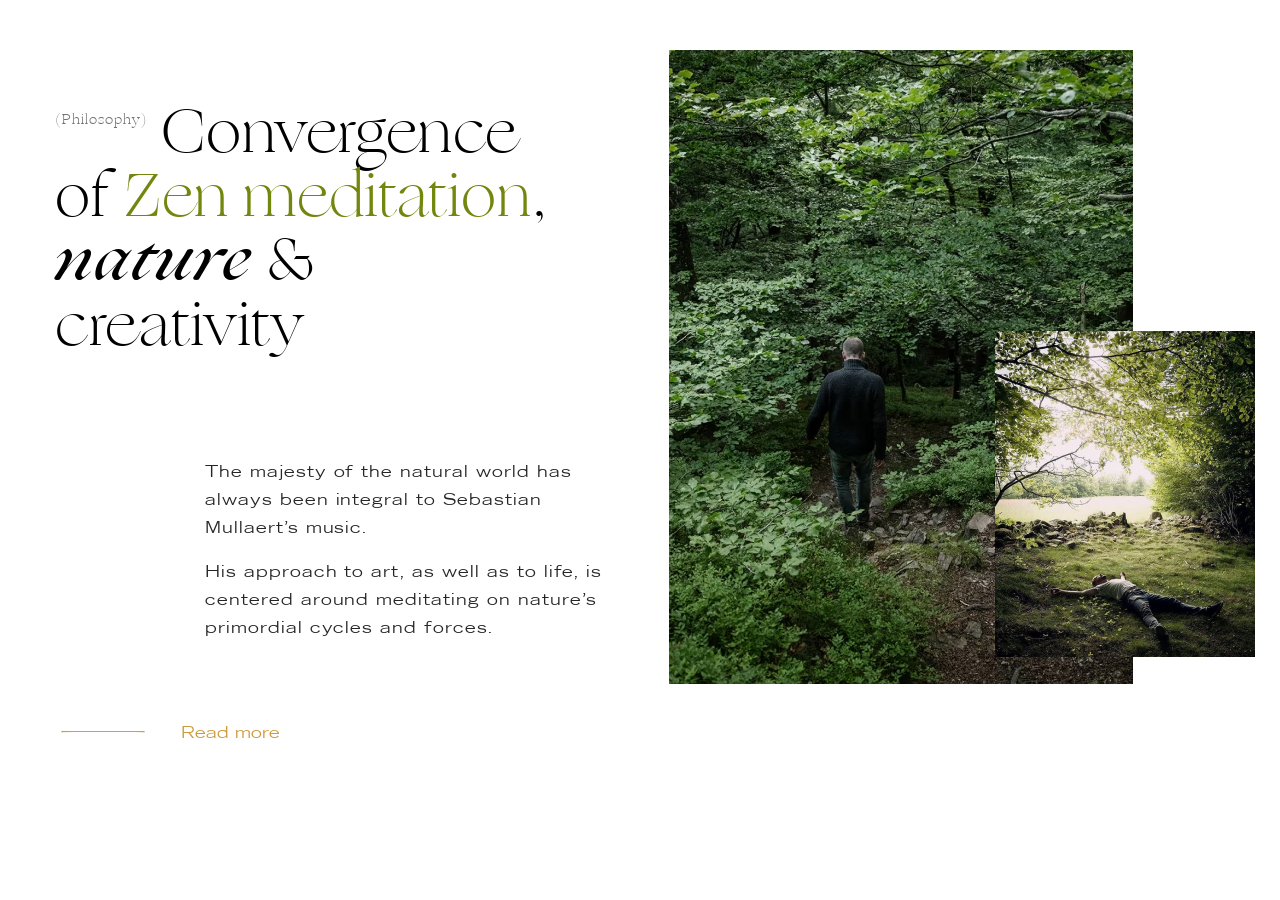
<file: w4.1/index.html>
<!DOCTYPE html>
<html lang="en">

<head>
  <meta charset="UTF-8">
  <title>Sebastian Mullaert biography</title>
  <meta name="description" content="Sebastian Mullaert biography">
  <meta name="keywords" content="Sebastian Mullaert, biography">
  <meta name="viewport" content="width=device-width, initial-scale=1.0">
  <link rel="stylesheet" href="https://fonts.googleapis.com/css2?family=Quattrocento">
  <link rel="stylesheet" href="https://fonts.googleapis.com/css2?family=Montserrat">
  <link rel="stylesheet" href="normalize.css">
  <link rel="stylesheet" href="styles.css">
</head>

<body>
  <div class="flex-container wrapper">
    <div class="text-container flex-item">
      <h1 class="heading"><span class="topic">(Philosophy)</span> Convergence of <span class="primary-color">Zen
          meditation</span>,
        <span class="emphasis">nature</span> & creativity
      </h1>
      <p class="text">The majesty of the natural world has always been integral to Sebastian Mullaert’s music.</p>
      <p class="text">His approach to art, as well as to life, is centered around meditating on nature’s
        primordial cycles
        and forces.
      </p>
      <button class="btn"><span class="btn-dash">—</span>Read more</button>
    </div>
    <div class="img-container flex-item">
      <picture>
        <source media="(min-width: 1100px)"
          srcset="images/image-bottom-full.avif 464w, images/image-bottom-full-2x.avif 928w" sizes="464px">
        <source media="(max-width: 1099px)"
          srcset="images/image-bottom-crop.avif 320px,images/image-bottom-crop-2x.avif 640px" sizes="100vw">
        <source media="(min-width: 1100px)"
          srcset="images/image-bottom-full.webp 464w, images/image-bottom-full-2x.webp 928w" sizes="464px">
        <source media="(max-width: 1099px)"
          srcset="images/image-bottom-crop.webp 320px,images/image-bottom-crop-2x.webp 640px" sizes="100vw">
        <source media="(min-width: 1100px)"
          srcset="images/image-bottom-full.jpg 464w, images/image-bottom-full-2x.jpg 928w" sizes="464px">
        <source media="(max-width: 1099px)"
          srcset="images/image-bottom-crop.jpg 320px,images/image-bottom-crop-2x.jpg 640px" sizes="100vw">
        <img class="img-bottom" src="images/image-bottom-crop.jpg" alt="Sebastian Mullaert walking in the wood">
      </picture>
      <picture>
        <source media="(min-width: 1100px)"
          srcset="images/image-top-full.avif 260px, images/image-top-full-2x.avif 520w" sizes="260px">
        <source media="(max-width: 1099px)" srcset="images/image-top-crop.avif 188px, images/image-top-crop-2x.jpg
          376px" sizes="60vw">
        <source media="(min-width: 1100px)"
          srcset="images/image-top-full.webp 260px, images/image-top-full-2x.webp 520w" sizes="260px">
        <source media="(max-width: 1099px)"
          srcset="images/image-top-crop.webp 188px,images/image-top-crop-2x.webp 376px" sizes="60vw">
        <source media="(min-width: 1100px)" srcset="images/image-top-full.jpg 260px, images/image-top-full-2x.jpg 520w"
          sizes="260px">
        <source media="(max-width: 1099px)" srcset="images/image-top-crop.jpg 188px,images/image-top-crop-2x.jpg 376px"
          sizes="60vw">
        <img class="img-top" src="images/image-top-crop.jpg" alt="Sebastian Mullaert laying in nature">
      </picture>
    </div>
  </div>
</body>

</html>
</file>
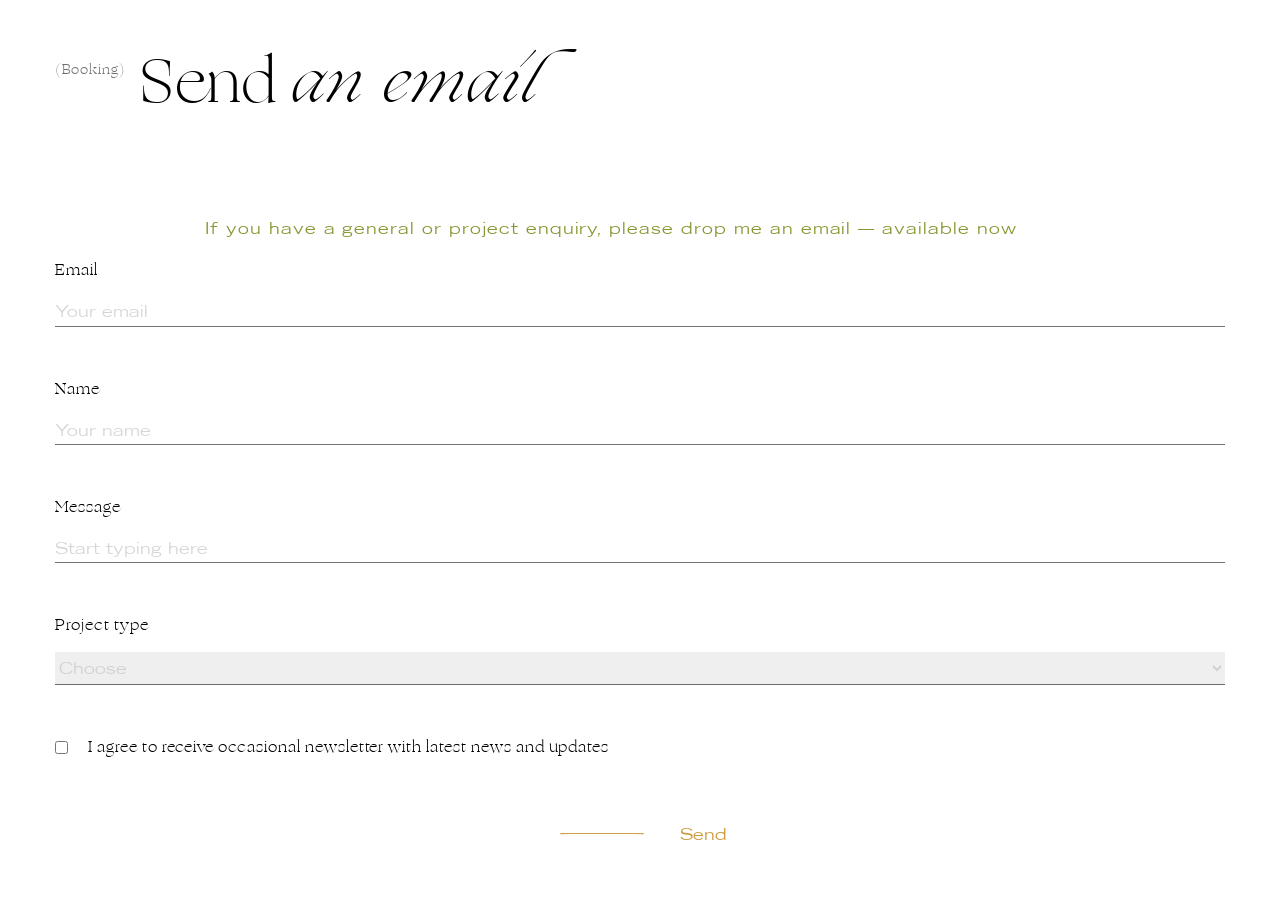
<file: w5.1/index.html>
<!DOCTYPE html>
<html lang="en">

<head>
  <meta charset="UTF-8">
  <title>Sebastian Mullaert biography</title>
  <meta name="description" content="Sebastian Mullaert biography">
  <meta name="keywords" content="Sebastian Mullaert, biography">
  <meta name="viewport" content="width=device-width, initial-scale=1.0">
  <link rel="stylesheet" href="normalize.css">
  <link rel="stylesheet" href="styles.css">
</head>

<body>
  <div class="container">
    <h1 class="heading"><span class="topic">(Booking)</span> Send <span class="italic">an email</span>
    </h1>
    <p class="text primary-color">If you have a general or project enquiry, please drop me an email — available now</p>

    <form action="https://example.com/" method="GET">
      <label for="Email">Email</label>
      <input required type="email" id="email" name="email" autocomplete="email" placeholder="Your email">
      <label for="name">Name</label>
      <input required type="text" id="name" name="name" autocomplete="name" placeholder="Your name">
      <label for="message">Message</label>
      <input required type="text" id="message" name="message" placeholder="Start typing here">
      <label for="project-type">Project type</label>
      <select id="project-type" name="project-type">
        <option hidden disabled selected> Choose </option>
        <option value="reserve-for-personal-event">Reserve for personal event</option>
        <option value="buy-tickets-for-a-next-concert">Buy tickets for a next concert</option>
        <option value="reserve-from-a-venue">Reserve from a venue</option>
        <option value="other">Other</option>
      </select>
      <div class="flex-container">
        <input type="checkbox" id="checkbox" name="checkbox">
        <label for="checkbox">I agree to receive occasional newsletter with latest news and updates</label>
      </div>

      <button class="btn"><span class="btn-dash">—</span>Send</button>
    </form>
  </div>
</body>

</html>
</file>
<file: w4.1/styles.css>
@font-face {
  font-family: 'TradeGothic';
  src: url(fonts/TradeGothicLTExtended.woff2) format(woff2),
    url(fonts/TradeGothicLTExtended.woff) format(woff),
    url(fonts/TradeGothicLTExtended.otf) format(opentype);
  font-weight: 400;
  font-style: normal;
}

@font-face {
  font-family: 'Ogg';
  src: url(fonts/OggLight.woff2) format(woff2),
    url(fonts/OggLight.woff) format(woff),
    url(fonts/OggLight.otf) format(opentype);
  font-weight: 300;
  font-style: normal;
}

@font-face {
  font-family: 'Ogg';
  src: url(fonts/OggLightItalic.woff2) format(woff2),
    url(fonts/OggLightItalic.woff) format(woff),
    url(fonts/OggLightItalic.otf) format(opentype);
  font-weight: 300;
  font-style: italic;
}

@font-face {
  font-family: 'Ogg';
  src: url(fonts/OggMediumItalic.woff2) format(woff2),
    url(fonts/OggMediumItalic.woff) format(woff),
    url(fonts/OggMediumItalic.otf) format(opentype);
  font-weight: 500;
  font-style: italic;
}

* {
  padding: 0;
  margin: 0;
  box-sizing: border-box;
}

h1 {
  margin: 0;
}

html {
  font-family: 'TradeGothic', sans-serif;
  font-weight: 400;
  font-size: 16px;
  letter-spacing: 0.06rem;
  margin: 0;
}

body {
  margin-top: 50px;
}

button {
  border: none;
  background: none;
}

.text-container {
  margin: 0px 10px 25px 10px;
}

.topic {
  display: none;
}

.heading {
  font-family: 'Ogg', serif;
  font-weight: 300;
  font-style: normal;
  font-size: 40px;
  line-height: 110%;

  text-align: center;

  margin: 0 35px 25px 35px;
}

.primary-color {
  color: #71870E;
}

.emphasis {
  font-family: 'Ogg', serif;
  font-weight: 300;
  font-style: italic;
}

.text {
  font-size: 16px;
  line-height: 175%;

  opacity: 0.85;

  padding-bottom: 1em;
}

.btn {
  height: 75px;
  float: right;
  font-size: 16px;
  line-height: 150%;

  color: #CD9A3D;

  margin-bottom: 25px;

  cursor: pointer;
}

.btn-dash {
  font-family: 'Ogg', serif;
  font-weight: 300;
  font-size: 96px;
  line-height: 104%;

  color: #D0A049;

  position: relative;
  top: 18px;

  margin-right: 30px;
}

.img-container {
  position: relative;
  clear: right;
}

img {
  width: 100%;
}

.img-top {
  width: 60%;
  position: absolute;
  bottom: -67px;
  right: 0px;
}

@media screen and (min-width: 1100px) {
  .wrapper {
    max-width: 1170px;
    margin: 0 auto;
  }

  .flex-container {
    display: flex;
  }

  .text-container {
    margin: 0;
  }

  .flex-item {
    width: 50%;
    flex-basis: 50%;
  }

  .heading {
    font-size: 60px;
    line-height: 107%;
    text-align: left;

    margin: 50px 36px 100px 0;
  }

  .emphasis {
    font-family: 'Ogg', serif;
    font-weight: 500;
    font-style: italic;
  }

  .topic {
    display: inline;
    font-size: 14px;
    line-height: 150%;
    text-transform: capitalize;
    opacity: 0.55;

    position: relative;
    top: -2em;
  }

  .text {
    margin: 0 0 0 150px;
  }

  .btn {
    float: none;
  }

  .img-container {
    margin-left: 57px;
  }

  .img-bottom {
    max-width: 464px;
  }

  .img-top {
    max-width: 260px;
    width: 100%;

    bottom: 100px;
    right: -30px;
  }
}
</file>
<file: w5.1/styles.css>
@font-face {
  font-family: 'TradeGothic';
  src: url(fonts/TradeGothicLTExtended.woff2) format(woff2),
    url(fonts/TradeGothicLTExtended.woff) format(woff),
    url(fonts/TradeGothicLTExtended.otf) format(opentype);
  font-weight: 400;
  font-style: normal;
}

@font-face {
  font-family: 'Ogg';
  src: url(fonts/OggLight.woff2) format(woff2),
    url(fonts/OggLight.woff) format(woff),
    url(fonts/OggLight.otf) format(opentype);
  font-weight: 300;
  font-style: normal;
}

@font-face {
  font-family: 'Ogg';
  src: url(fonts/OggLightItalic.woff2) format(woff2),
    url(fonts/OggLightItalic.woff) format(woff),
    url(fonts/OggLightItalic.otf) format(opentype);
  font-weight: 300;
  font-style: italic;
}

* {
  padding: 0;
  margin: 0;
  box-sizing: border-box;
}

h1 {
  margin: 0;
}

html {
  font-family: 'TradeGothic', sans-serif;
  font-weight: 400;
  font-size: 16px;
  letter-spacing: 0.06rem;
  margin: 0;
}

body {
  margin-top: 50px;
}

button {
  border: none;
  background: none;
}

input,
select {
  border: none;
}

.container {
  margin: 0px 10px 0px 10px;
}

.heading {
  font-family: 'Ogg', serif;
  font-weight: 300;
  font-style: normal;
  font-size: 40px;
  line-height: 110%;

  text-align: center;

  margin-bottom: 25px;
}

.topic {
  display: none;
}

.italic {
  font-family: 'Ogg', serif;
  font-weight: 300;
  font-style: italic;
}

.primary-color {
  color: #71870E;
}

.text {
  font-size: 16px;
  line-height: 175%;

  opacity: 0.85;

  padding-bottom: 1em;
}

form:last-child {
  text-align: center;
}

label {
  font-family: 'Ogg';
  font-weight: 300;
  line-height: 150%;
  font-size: 1rem;
  text-align: left;

  display: block;
  margin-bottom: 15px;
}

input::placeholder,
select {
  font-family: 'TradeGothic';
  font-size: 16px;
  line-height: 150%;
  color: rgba(196, 196, 196, .7);
}

input,
select {
  width: 100%;
  padding: 5px 0;
  border-bottom: 1px solid rgba(0, 0, 0, .55);
  margin-bottom: 50px;
}

input:focus,
select:focus {
  border-bottom: 2px solid #71870E;
  padding-bottom: 4px;
}

input:focus-visible,
select:focus-visible {
  outline: none;
}

.flex-container {
  display: flex;
  align-items: center;
}

#checkbox {
  color: #71870E;
  width: fit-content;
  margin-right: 20px;
  margin-bottom: 0;
}

label[for="checkbox"] {
  width: fit-content;
  margin-bottom: 0;
}

.btn {
  font-size: 16px;
  line-height: 150%;

  color: #CD9A3D;
  cursor: pointer;

  margin: 0 auto;
}

.btn-dash {
  font-family: 'Ogg', serif;
  font-weight: 300;
  font-size: 96px;
  line-height: 104%;

  color: #D0A049;

  position: relative;
  top: 18px;

  margin-right: 30px;
}

button:focus {
  outline: 4px solid green;
}

@media screen and (min-width: 1100px) {
  .container {
    max-width: 1170px;
    margin: 0 auto;
  }

  .heading {
    font-size: 60px;
    line-height: 107%;
    text-align: left;

    margin: 50px 36px 100px 0;
  }

  .topic {
    display: inline;
    font-size: 14px;
    line-height: 150%;
    text-transform: capitalize;
    opacity: 0.55;

    position: relative;
    top: -2em;
  }

  .text {
    margin: 0 0 0 150px;
  }

  .btn {
    float: none;
  }
}
</file>
